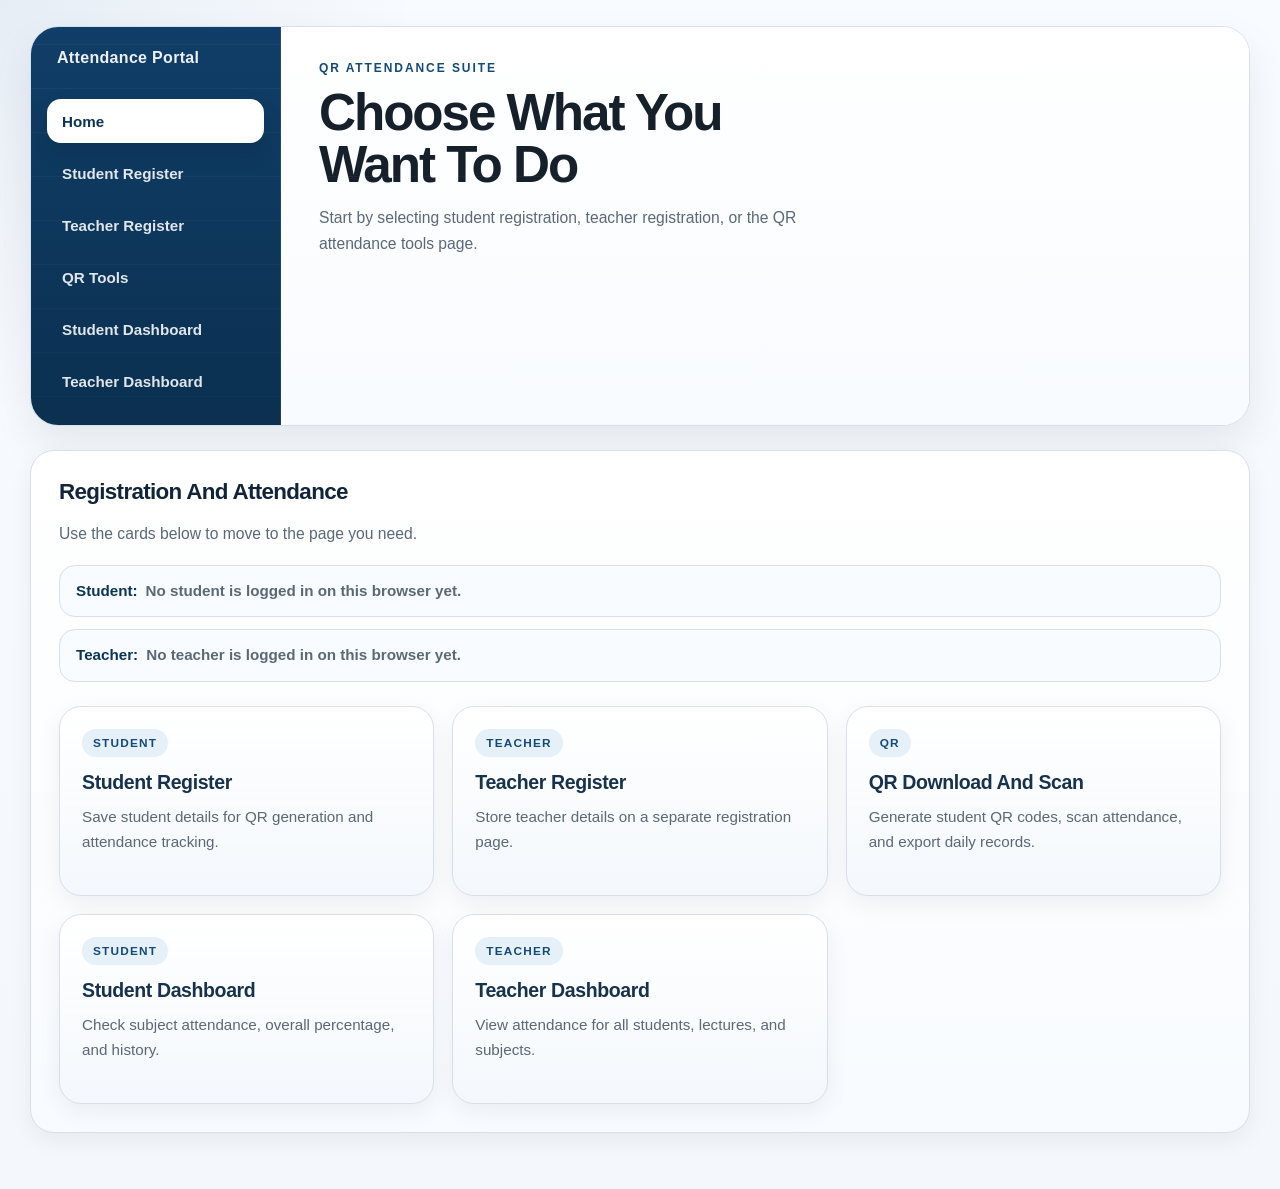
<file: index.html>
<!doctype html>
<html lang="en">
  <head>
    <meta charset="UTF-8" />
    <meta name="viewport" content="width=device-width, initial-scale=1.0" />
    <title>Attendance Portal</title>
    <link rel="stylesheet" href="style.css" />
  </head>
  <body data-page="home">
    <main class="page-shell">
      <section class="hero">
        <div>
          <p class="eyebrow">QR Attendance Suite</p>
          <h1>Choose What You Want To Do</h1>
          <p class="hero-copy">
            Start by selecting student registration, teacher registration, or
            the QR attendance tools page.
          </p>
        </div>
        <nav class="top-nav" aria-label="Main navigation">
          <a class="nav-link active" href="index.html">Home</a>
          <a class="nav-link" href="student-register.html">Student Register</a>
          <a class="nav-link" href="teacher-register.html">Teacher Register</a>
          <a class="nav-link" href="attendance.html">QR Tools</a>
          <a class="nav-link" href="student-dashboard.html">Student Dashboard</a>
          <a class="nav-link" href="teacher-dashboard.html">Teacher Dashboard</a>
        </nav>
      </section>

      <section class="section">
        <h2>Registration And Attendance</h2>
        <p class="section-copy">
          Use the cards below to move to the page you need.
        </p>
        <div class="session-overview">
          <div class="session-pill">
            <strong>Student:</strong>
            <span id="homeStudentStatus">Checking student session...</span>
          </div>
          <div class="session-pill">
            <strong>Teacher:</strong>
            <span id="homeTeacherStatus">Checking teacher session...</span>
          </div>
        </div>

        <div class="choice-grid">
          <a class="choice-card" href="student-register.html">
            <span class="choice-label">Student</span>
            <h3>Student Register</h3>
            <p>
              Save student details for QR generation and attendance tracking.
            </p>
          </a>

          <a class="choice-card" href="teacher-register.html">
            <span class="choice-label">Teacher</span>
            <h3>Teacher Register</h3>
            <p>Store teacher details on a separate registration page.</p>
          </a>

          <a class="choice-card" href="attendance.html">
            <span class="choice-label">QR</span>
            <h3>QR Download And Scan</h3>
            <p>
              Generate student QR codes, scan attendance, and export daily
              records.
            </p>
          </a>

          <a class="choice-card" href="student-dashboard.html">
            <span class="choice-label">Student</span>
            <h3>Student Dashboard</h3>
            <p>Check subject attendance, overall percentage, and history.</p>
          </a>

          <a class="choice-card" href="teacher-dashboard.html">
            <span class="choice-label">Teacher</span>
            <h3>Teacher Dashboard</h3>
            <p>View attendance for all students, lectures, and subjects.</p>
          </a>
        </div>
      </section>
    </main>
    <script src="script1.js"></script>
  </body>
</html>
</file>
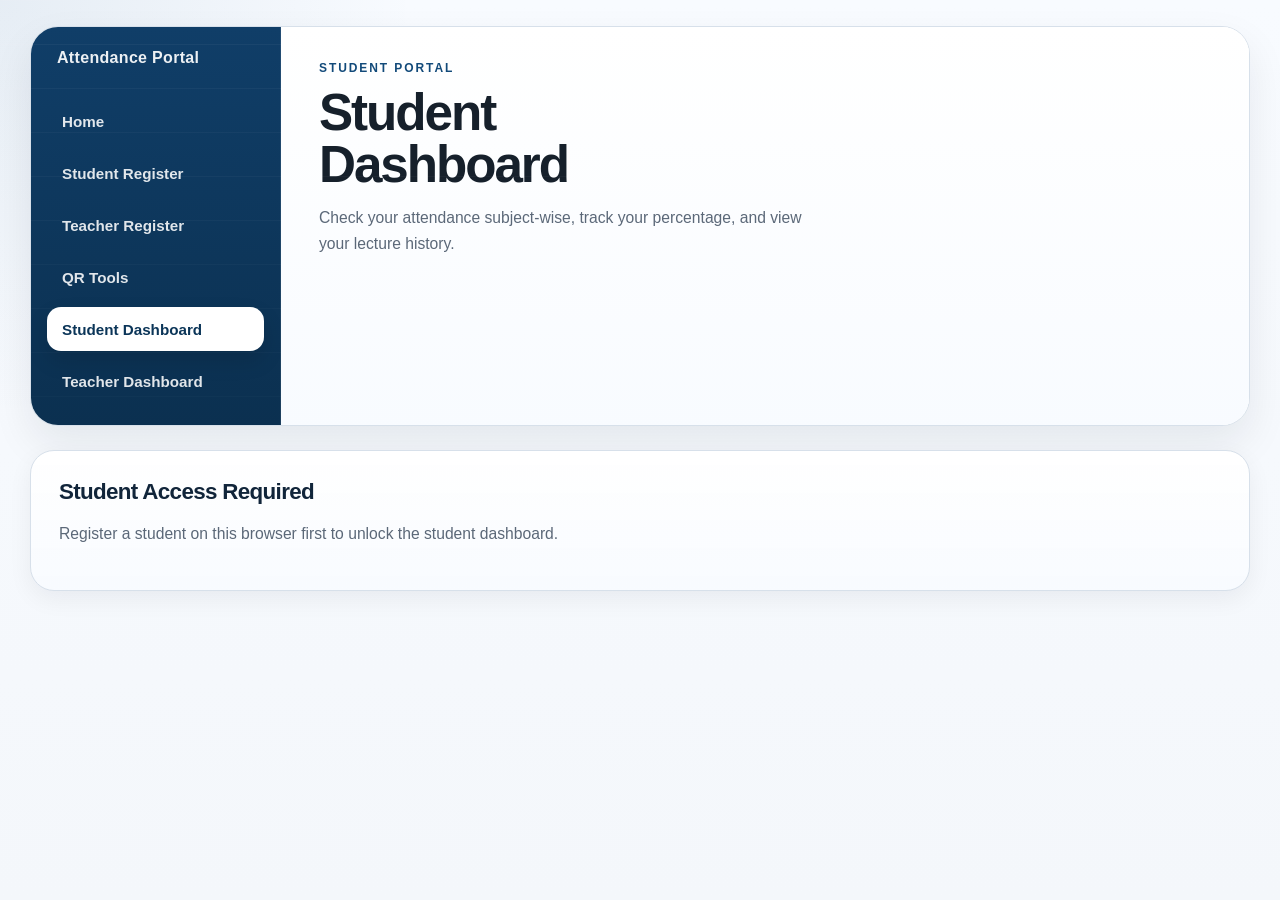
<file: student-dashboard.html>
<!doctype html>
<html lang="en">
  <head>
    <meta charset="UTF-8" />
    <meta name="viewport" content="width=device-width, initial-scale=1.0" />
    <title>Student Dashboard</title>
    <link rel="stylesheet" href="style.css" />
  </head>
  <body data-page="student-dashboard">
    <main class="page-shell">
      <section class="hero">
        <div>
          <p class="eyebrow">Student Portal</p>
          <h1>Student Dashboard</h1>
          <p class="hero-copy">
            Check your attendance subject-wise, track your percentage, and view
            your lecture history.
          </p>
        </div>
        <nav class="top-nav" aria-label="Main navigation">
          <a class="nav-link" href="index.html">Home</a>
          <a class="nav-link" href="student-register.html">Student Register</a>
          <a class="nav-link" href="teacher-register.html">Teacher Register</a>
          <a class="nav-link" href="attendance.html">QR Tools</a>
          <a class="nav-link active" href="student-dashboard.html">Student Dashboard</a>
          <a class="nav-link" href="teacher-dashboard.html">Teacher Dashboard</a>
        </nav>
      </section>

      <section id="studentDashboardAccessMessage" class="section">
        <h2>Student Access Required</h2>
        <p class="section-copy">
          Register a student on this browser first to unlock the student
          dashboard.
        </p>
      </section>

      <div id="studentDashboardContent" class="hidden">
        <section class="section">
          <div class="section-heading">
            <div>
              <h2>My Attendance</h2>
              <p class="section-copy">
                Logged in student:
                <span id="studentDashboardStudentName"></span>
              </p>
            </div>
          </div>

          <div class="stat-grid">
            <article class="stat-card">
              <p class="stat-label">Overall Attendance</p>
              <h3 id="studentOverallPercentage">0%</h3>
            </article>
            <article class="stat-card">
              <p class="stat-label">Present Classes</p>
              <h3 id="studentTotalPresent">0</h3>
            </article>
            <article class="stat-card">
              <p class="stat-label">Total Classes</p>
              <h3 id="studentTotalLectures">0</h3>
            </article>
          </div>
        </section>

        <section class="attendance-section">
          <h2>Subject-wise Attendance</h2>
          <table id="studentSubjectTable">
            <thead>
              <tr>
                <th>Subject</th>
                <th>Present</th>
                <th>Total</th>
                <th>Attendance %</th>
              </tr>
            </thead>
            <tbody></tbody>
          </table>
        </section>

        <section class="attendance-section">
          <h2>Attendance History</h2>
          <table id="studentHistoryTable">
            <thead>
              <tr>
                <th>Date</th>
                <th>Subject</th>
                <th>Branch</th>
                <th>Status</th>
              </tr>
            </thead>
            <tbody></tbody>
          </table>
        </section>
      </div>
    </main>

    <script src="script1.js"></script>
  </body>
</html>
</file>
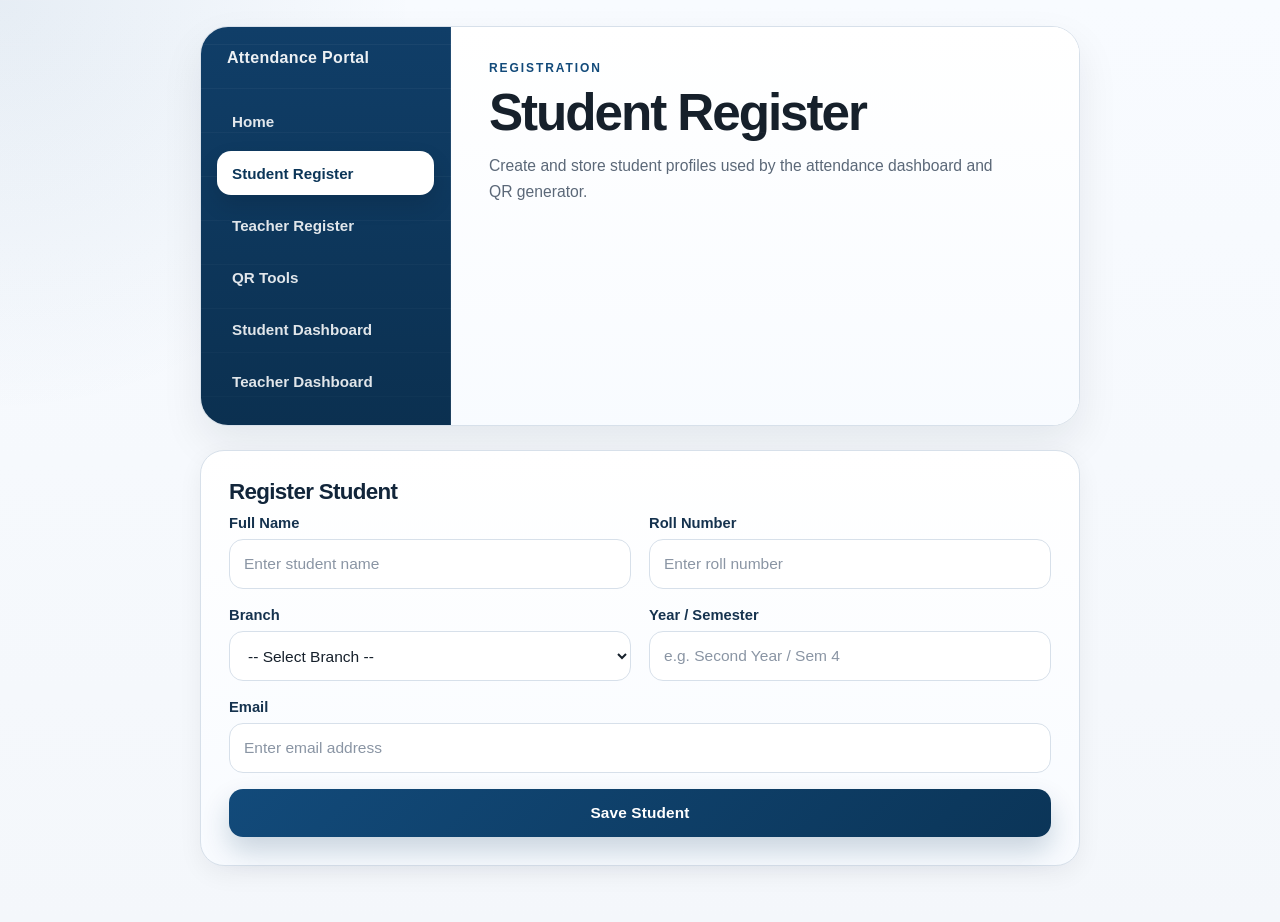
<file: student-register.html>
<!doctype html>
<html lang="en">
  <head>
    <meta charset="UTF-8" />
    <meta name="viewport" content="width=device-width, initial-scale=1.0" />
    <title>Student Registration</title>
    <link rel="stylesheet" href="style.css" />
  </head>
  <body data-page="student-register">
    <main class="page-shell single-card">
      <section class="hero">
        <div>
          <p class="eyebrow">Registration</p>
          <h1>Student Register</h1>
          <p class="hero-copy">
            Create and store student profiles used by the attendance dashboard
            and QR generator.
          </p>
        </div>
        <nav class="top-nav" aria-label="Main navigation">
          <a class="nav-link" href="index.html">Home</a>
          <a class="nav-link active" href="student-register.html"
            >Student Register</a
          >
          <a class="nav-link" href="teacher-register.html">Teacher Register</a>
          <a class="nav-link" href="attendance.html">QR Tools</a>
          <a class="nav-link" href="student-dashboard.html">Student Dashboard</a>
          <a class="nav-link" href="teacher-dashboard.html">Teacher Dashboard</a>
        </nav>
      </section>

      <section class="section">
        <h2>Register Student</h2>
        <form id="studentRegisterForm">
          <div class="form-grid">
            <div>
              <label for="studentName">Full Name</label>
              <input
                id="studentName"
                type="text"
                placeholder="Enter student name"
                required
              />
            </div>
            <div>
              <label for="studentRoll">Roll Number</label>
              <input
                id="studentRoll"
                type="text"
                placeholder="Enter roll number"
                required
              />
            </div>
            <div>
              <label for="studentBranch">Branch</label>
              <select id="studentBranch" required>
                <option value="">-- Select Branch --</option>
                <option value="CS">Computer Science (CS)</option>
                <option value="AIML">AI &amp; ML (AIML)</option>
                <option value="ECS">Electronics &amp; Comm. (ECS)</option>
                <option value="Mech">Mechanical (Mech)</option>
                <option value="DSE">Data Science (DSE)</option>
                <option value="Elect">Electrical (Elect)</option>
              </select>
            </div>
            <div>
              <label for="studentYear">Year / Semester</label>
              <input
                id="studentYear"
                type="text"
                placeholder="e.g. Second Year / Sem 4"
                required
              />
            </div>
            <div class="full-width">
              <label for="studentEmail">Email</label>
              <input
                id="studentEmail"
                type="email"
                placeholder="Enter email address"
                required
              />
            </div>
          </div>
          <button type="submit">Save Student</button>
        </form>
        <div id="studentSessionCard" class="session-card hidden">
          <p class="session-label">Student Session Active</p>
          <h3>You are logged in on this browser</h3>
          <p class="section-copy">
            This student stays signed in after registration and there is no
            logout action here.
          </p>
          <div id="studentSessionDetails" class="session-details"></div>
        </div>
        <div id="studentRegisterMessage" class="message hidden"></div>
      </section>
    </main>

    <script src="script1.js"></script>
  </body>
</html>
</file>
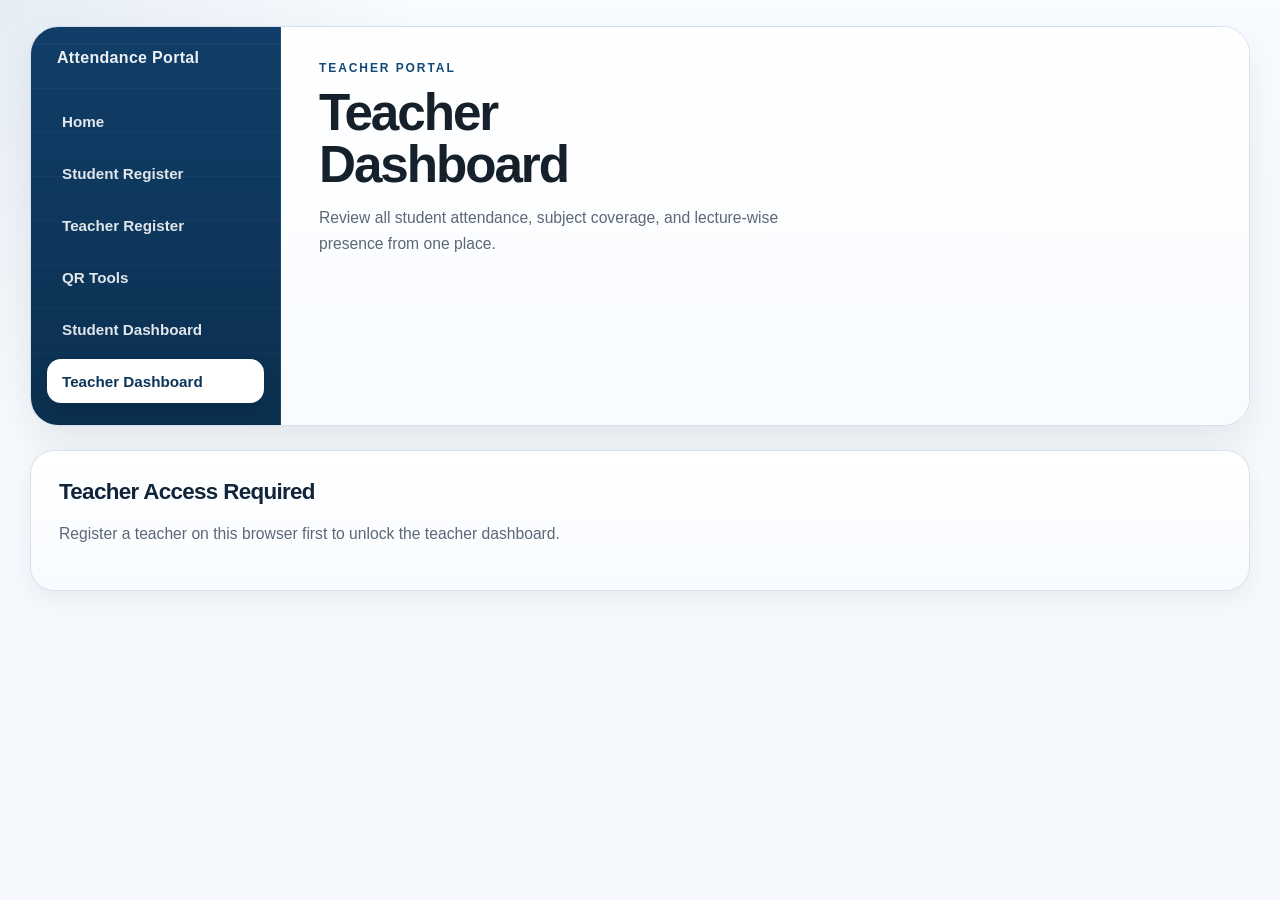
<file: teacher-dashboard.html>
<!doctype html>
<html lang="en">
  <head>
    <meta charset="UTF-8" />
    <meta name="viewport" content="width=device-width, initial-scale=1.0" />
    <title>Teacher Dashboard</title>
    <link rel="stylesheet" href="style.css" />
  </head>
  <body data-page="teacher-dashboard">
    <main class="page-shell">
      <section class="hero">
        <div>
          <p class="eyebrow">Teacher Portal</p>
          <h1>Teacher Dashboard</h1>
          <p class="hero-copy">
            Review all student attendance, subject coverage, and lecture-wise
            presence from one place.
          </p>
        </div>
        <nav class="top-nav" aria-label="Main navigation">
          <a class="nav-link" href="index.html">Home</a>
          <a class="nav-link" href="student-register.html">Student Register</a>
          <a class="nav-link" href="teacher-register.html">Teacher Register</a>
          <a class="nav-link" href="attendance.html">QR Tools</a>
          <a class="nav-link" href="student-dashboard.html">Student Dashboard</a>
          <a class="nav-link active" href="teacher-dashboard.html">Teacher Dashboard</a>
        </nav>
      </section>

      <section id="teacherDashboardAccessMessage" class="section">
        <h2>Teacher Access Required</h2>
        <p class="section-copy">
          Register a teacher on this browser first to unlock the teacher
          dashboard.
        </p>
      </section>

      <div id="teacherDashboardContent" class="hidden">
        <section class="section">
          <div class="section-heading">
            <div>
              <h2>Attendance Overview</h2>
              <p class="section-copy">
                Logged in teacher:
                <span id="teacherDashboardTeacherName"></span>
              </p>
            </div>
          </div>

          <div class="stat-grid">
            <article class="stat-card">
              <p class="stat-label">Students</p>
              <h3 id="teacherTotalStudents">0</h3>
            </article>
            <article class="stat-card">
              <p class="stat-label">Lectures</p>
              <h3 id="teacherTotalLectures">0</h3>
            </article>
            <article class="stat-card">
              <p class="stat-label">Subjects</p>
              <h3 id="teacherTotalSubjects">0</h3>
            </article>
          </div>

          <div class="filter-grid">
            <div>
              <label for="teacherDashboardBranch">Branch</label>
              <select id="teacherDashboardBranch">
                <option value="">All Branches</option>
                <option value="CS">Computer Science (CS)</option>
                <option value="AIML">AI &amp; ML (AIML)</option>
                <option value="ECS">Electronics &amp; Comm. (ECS)</option>
                <option value="Mech">Mechanical (Mech)</option>
                <option value="DSE">Data Science (DSE)</option>
                <option value="Elect">Electrical (Elect)</option>
              </select>
            </div>
            <div>
              <label for="teacherDashboardSubject">Subject</label>
              <select id="teacherDashboardSubject">
                <option value="">All Subjects</option>
              </select>
            </div>
          </div>
        </section>

        <section class="attendance-section">
          <h2>Student Attendance Summary</h2>
          <table id="teacherAttendanceTable">
            <thead>
              <tr>
                <th>Roll Number</th>
                <th>Name</th>
                <th>Branch</th>
                <th>Present</th>
                <th>Total</th>
                <th>Attendance %</th>
              </tr>
            </thead>
            <tbody></tbody>
          </table>
        </section>

        <section class="attendance-section">
          <h2>Lecture History</h2>
          <table id="teacherLectureTable">
            <thead>
              <tr>
                <th>Date</th>
                <th>Branch</th>
                <th>Subject</th>
                <th>Present</th>
                <th>Absent</th>
              </tr>
            </thead>
            <tbody></tbody>
          </table>
        </section>
      </div>
    </main>

    <script src="script1.js"></script>
  </body>
</html>
</file>
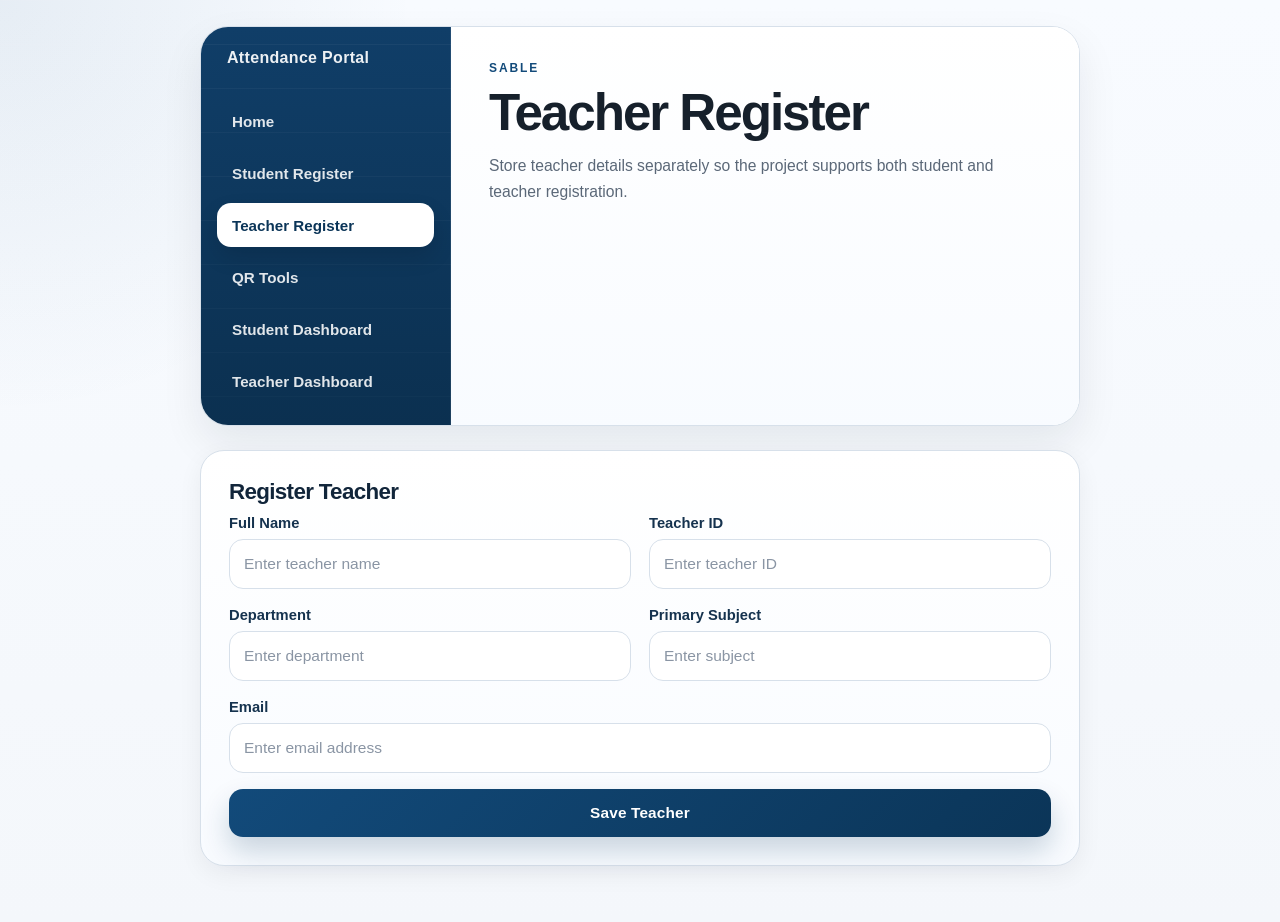
<file: teacher-register.html>
<!doctype html>
<html lang="en">
  <head>
    <meta charset="UTF-8" />
    <meta name="viewport" content="width=device-width, initial-scale=1.0" />
    <title>Teacher Registration</title>
    <link rel="stylesheet" href="style.css" />
  </head>
  <body data-page="teacher-register">
    <main class="page-shell single-card">
      <section class="hero">
        <div>
          <p class="eyebrow">Sable</p>
          <h1>Teacher Register</h1>
          <p class="hero-copy">
            Store teacher details separately so the project supports both
            student and teacher registration.
          </p>
        </div>
        <nav class="top-nav" aria-label="Main navigation">
          <a class="nav-link" href="index.html">Home</a>
          <a class="nav-link" href="student-register.html">Student Register</a>
          <a class="nav-link active" href="teacher-register.html"
            >Teacher Register</a
          >
          <a class="nav-link" href="attendance.html">QR Tools</a>
          <a class="nav-link" href="student-dashboard.html">Student Dashboard</a>
          <a class="nav-link" href="teacher-dashboard.html">Teacher Dashboard</a>
        </nav>
      </section>

      <section class="section">
        <h2>Register Teacher</h2>
        <form id="teacherRegisterForm">
          <div class="form-grid">
            <div>
              <label for="teacherName">Full Name</label>
              <input
                id="teacherName"
                type="text"
                placeholder="Enter teacher name"
                required
              />
            </div>
            <div>
              <label for="teacherId">Teacher ID</label>
              <input
                id="teacherId"
                type="text"
                placeholder="Enter teacher ID"
                required
              />
            </div>
            <div>
              <label for="teacherDepartment">Department</label>
              <input
                id="teacherDepartment"
                type="text"
                placeholder="Enter department"
                required
              />
            </div>
            <div>
              <label for="teacherSubject">Primary Subject</label>
              <input
                id="teacherSubject"
                type="text"
                placeholder="Enter subject"
                required
              />
            </div>
            <div class="full-width">
              <label for="teacherEmail">Email</label>
              <input
                id="teacherEmail"
                type="email"
                placeholder="Enter email address"
                required
              />
            </div>
          </div>
          <button type="submit">Save Teacher</button>
        </form>
        <div id="teacherSessionCard" class="session-card hidden">
          <p class="session-label">Teacher Session Active</p>
          <h3>You are logged in on this browser</h3>
          <p class="section-copy">
            This teacher stays signed in after registration and there is no
            logout action here.
          </p>
          <div id="teacherSessionDetails" class="session-details"></div>
        </div>
        <div id="teacherRegisterMessage" class="message hidden"></div>
      </section>
    </main>

    <script src="script1.js"></script>
  </body>
</html>
</file>
<file: style.css>
:root {
  --bg: #f4f7fb;
  --bg-accent: #e8eef8;
  --surface: #ffffff;
  --surface-soft: #f8fbff;
  --surface-muted: #f1f5f9;
  --text: #16202b;
  --text-soft: #5b6878;
  --line: #d7e0ea;
  --line-strong: #bfd0e0;
  --brand: #124a7a;
  --brand-strong: #0b3558;
  --brand-soft: #e6f0f8;
  --accent: #0f766e;
  --success: #1f7a46;
  --danger: #c2410c;
  --shadow-sm: 0 8px 24px rgba(15, 23, 42, 0.06);
  --shadow-md: 0 18px 42px rgba(15, 23, 42, 0.08);
  --radius-lg: 24px;
  --radius-md: 18px;
  --radius-sm: 12px;
}

* {
  box-sizing: border-box;
}

html {
  scroll-behavior: smooth;
}

body {
  margin: 0;
  min-height: 100vh;
  color: var(--text);
  font-family: "Segoe UI", Tahoma, sans-serif;
  background:
    radial-gradient(circle at top left, rgba(18, 74, 122, 0.08), transparent 26rem),
    linear-gradient(180deg, #f8fbff 0%, var(--bg) 100%);
}

body::before {
  content: "";
  position: fixed;
  inset: 0;
  pointer-events: none;
  background-image: linear-gradient(rgba(255, 255, 255, 0.35) 1px, transparent 1px);
  background-size: 100% 44px;
  opacity: 0.35;
  mask-image: linear-gradient(180deg, rgba(0, 0, 0, 0.38), transparent 85%);
}

.page-shell {
  width: min(1220px, calc(100% - 32px));
  margin: 0 auto;
  padding: 26px 0 56px;
}

.hero {
  display: grid;
  grid-template-columns: 250px minmax(0, 1fr);
  gap: 0;
  margin-bottom: 24px;
  background: var(--surface);
  border: 1px solid var(--line);
  border-radius: 28px;
  box-shadow: var(--shadow-md);
  overflow: hidden;
}

.hero > div:first-child {
  order: 2;
  padding: 34px 38px;
  background:
    linear-gradient(180deg, rgba(255, 255, 255, 0.96), rgba(248, 251, 255, 0.98)),
    var(--surface);
}

.eyebrow {
  margin: 0 0 12px;
  color: var(--brand);
  font-size: 0.75rem;
  font-weight: 800;
  letter-spacing: 0.16em;
  text-transform: uppercase;
}

h1,
h2,
h3,
label,
button,
.nav-link,
.choice-label,
th,
input,
select,
.hero-copy,
.section-copy,
.message,
.empty-state,
td {
  font-family: "Segoe UI", Tahoma, sans-serif;
}

h1 {
  margin: 0;
  max-width: 15ch;
  font-size: clamp(2.15rem, 4vw, 3.6rem);
  line-height: 1.02;
  letter-spacing: -0.04em;
}

h2 {
  margin: 0 0 10px;
  color: #11253a;
  font-size: 1.4rem;
  letter-spacing: -0.03em;
}

h3 {
  margin: 0;
  color: #17324c;
  font-size: 1.22rem;
  letter-spacing: -0.02em;
}

.hero-copy,
.section-copy,
.empty-state {
  color: var(--text-soft);
  font-size: 0.98rem;
  line-height: 1.65;
}

.hero-copy {
  max-width: 58ch;
  margin: 14px 0 0;
}

.top-nav {
  order: 1;
  display: flex;
  flex-direction: column;
  gap: 8px;
  padding: 22px 16px;
  background:
    linear-gradient(180deg, #103e68 0%, #0b3050 100%);
  border-right: 1px solid rgba(255, 255, 255, 0.08);
}

.top-nav::before {
  content: "Attendance Portal";
  margin-bottom: 10px;
  padding: 0 10px 14px;
  color: rgba(255, 255, 255, 0.92);
  font-size: 1rem;
  font-weight: 800;
  letter-spacing: 0.02em;
}

.nav-link {
  display: flex;
  align-items: center;
  min-height: 44px;
  padding: 11px 14px;
  border: 1px solid transparent;
  border-radius: 14px;
  color: rgba(255, 255, 255, 0.88);
  background: transparent;
  text-decoration: none;
  font-size: 0.95rem;
  font-weight: 600;
  transition:
    background 0.18s ease,
    color 0.18s ease,
    border-color 0.18s ease,
    transform 0.18s ease;
}

.nav-link:hover {
  color: #fff;
  background: rgba(255, 255, 255, 0.08);
  border-color: rgba(255, 255, 255, 0.1);
  transform: translateX(2px);
}

.nav-link.active {
  color: var(--brand-strong);
  background: #ffffff;
  border-color: rgba(255, 255, 255, 0.4);
  box-shadow: 0 10px 22px rgba(0, 0, 0, 0.12);
}

.container {
  display: grid;
  grid-template-columns: minmax(0, 0.92fr) minmax(0, 1.08fr);
  gap: 22px;
  margin-bottom: 22px;
}

.choice-grid {
  display: grid;
  grid-template-columns: repeat(3, minmax(0, 1fr));
  gap: 18px;
  margin-top: 24px;
}

.choice-card {
  display: block;
  min-height: 190px;
  padding: 22px;
  border: 1px solid var(--line);
  border-radius: 22px;
  color: var(--text);
  text-decoration: none;
  background:
    linear-gradient(180deg, rgba(255, 255, 255, 0.9), rgba(244, 248, 252, 0.98)),
    var(--surface);
  box-shadow: var(--shadow-sm);
  transition:
    transform 0.22s ease,
    box-shadow 0.22s ease,
    border-color 0.22s ease;
}

.choice-card:hover {
  transform: translateY(-4px);
  border-color: var(--line-strong);
  box-shadow: 0 20px 36px rgba(15, 23, 42, 0.1);
}

.choice-card h3 {
  margin: 14px 0 10px;
}

.choice-card p {
  margin: 0;
  color: var(--text-soft);
  font-size: 0.95rem;
  line-height: 1.65;
}

.choice-label {
  display: inline-flex;
  align-items: center;
  padding: 7px 11px;
  border-radius: 999px;
  background: var(--brand-soft);
  color: var(--brand);
  font-size: 0.74rem;
  font-weight: 800;
  letter-spacing: 0.1em;
  text-transform: uppercase;
}

.single-card {
  max-width: 880px;
}

.section,
.attendance-section {
  padding: 28px;
  border: 1px solid var(--line);
  border-radius: 24px;
  background:
    linear-gradient(180deg, rgba(255, 255, 255, 0.96), rgba(248, 251, 255, 0.98)),
    var(--surface);
  box-shadow: var(--shadow-sm);
}

.attendance-section + .attendance-section,
.section + .attendance-section,
.attendance-section + .section {
  margin-top: 22px;
}

.section-heading {
  display: flex;
  justify-content: space-between;
  gap: 18px;
  align-items: center;
}

.form-grid {
  display: grid;
  grid-template-columns: repeat(2, minmax(0, 1fr));
  gap: 18px;
}

.form-grid .full-width {
  grid-column: 1 / -1;
}

label {
  display: block;
  margin-bottom: 8px;
  color: #15324e;
  font-size: 0.92rem;
  font-weight: 700;
}

input,
select {
  width: 100%;
  min-height: 50px;
  padding: 13px 14px;
  border: 1px solid var(--line);
  border-radius: 14px;
  background: #fff;
  color: var(--text);
  font-size: 0.97rem;
  transition:
    border-color 0.18s ease,
    box-shadow 0.18s ease,
    background 0.18s ease;
}

input::placeholder {
  color: #8a95a4;
}

input:focus,
select:focus {
  outline: none;
  border-color: rgba(18, 74, 122, 0.55);
  box-shadow: 0 0 0 4px rgba(18, 74, 122, 0.1);
}

button {
  width: 100%;
  min-height: 48px;
  margin-top: 16px;
  padding: 12px 18px;
  border: 0;
  border-radius: 14px;
  background: linear-gradient(135deg, var(--brand), var(--brand-strong));
  color: #fff;
  font-size: 0.96rem;
  font-weight: 800;
  letter-spacing: 0.01em;
  cursor: pointer;
  box-shadow: 0 14px 28px rgba(11, 53, 88, 0.2);
  transition:
    transform 0.16s ease,
    box-shadow 0.16s ease,
    opacity 0.2s ease,
    filter 0.16s ease;
}

button:hover {
  transform: translateY(-1px);
  filter: brightness(1.03);
}

button:disabled {
  opacity: 0.65;
  cursor: not-allowed;
  box-shadow: none;
}

.delete-btn {
  width: auto;
  min-height: 36px;
  margin: 0;
  padding: 8px 12px;
  border-radius: 10px;
  background: linear-gradient(135deg, #d9480f, #b9380c);
  box-shadow: none;
}

#exportToSheetBtn {
  background: linear-gradient(135deg, #166534, #14532d);
}

#sortContainer button {
  width: auto;
  min-height: 40px;
  margin: 0;
  padding: 10px 14px;
  border-radius: 12px;
  background: linear-gradient(135deg, #475569, #334155);
  box-shadow: none;
}

.hidden {
  display: none;
}

.qr-panel {
  margin-top: 20px;
  padding: 20px;
  border: 1px dashed var(--line-strong);
  border-radius: 18px;
  background: var(--surface-soft);
  text-align: center;
}

.user-info {
  margin-bottom: 14px;
  color: var(--text-soft);
  line-height: 1.72;
}

#qrcode {
  display: flex;
  justify-content: center;
  min-height: 180px;
  margin: 18px 0;
}

#qrcode img,
#qrcode canvas {
  padding: 10px;
  border: 1px solid var(--line);
  border-radius: 14px;
  background: #fff;
}

.reader {
  min-height: 260px;
  margin-top: 16px;
  padding: 10px;
  border: 1px solid var(--line);
  border-radius: 18px;
  background: var(--surface-soft);
  overflow: hidden;
}

.message {
  margin-top: 16px;
  padding: 14px 16px;
  border-radius: 14px;
  font-weight: 700;
}

.message.success {
  color: #0f5132;
  background: #ddf4e6;
  border: 1px solid #a7d8b8;
}

.message.error {
  color: #8a2d0a;
  background: #fde7dd;
  border: 1px solid #f3bea8;
}

.session-card {
  margin-top: 16px;
  padding: 22px;
  border: 1px solid #c7d7e7;
  border-radius: 18px;
  background: linear-gradient(180deg, #f7fbff, #eef5fb);
}

.session-label {
  margin: 0 0 8px;
  color: var(--brand);
  font-size: 0.76rem;
  font-weight: 800;
  letter-spacing: 0.14em;
  text-transform: uppercase;
}

.session-details {
  margin-top: 14px;
  color: var(--text-soft);
  line-height: 1.75;
}

.session-overview {
  display: grid;
  gap: 12px;
  margin-top: 18px;
}

.session-pill {
  display: flex;
  flex-wrap: wrap;
  gap: 8px;
  align-items: center;
  padding: 14px 16px;
  border: 1px solid var(--line);
  border-radius: 16px;
  background: var(--surface-soft);
  color: var(--text-soft);
  font-size: 0.95rem;
  font-weight: 600;
  line-height: 1.5;
}

.session-pill strong {
  color: var(--brand-strong);
}

.table-note {
  color: var(--text-soft);
  font-size: 0.84rem;
  font-weight: 700;
}

.stat-grid {
  display: grid;
  grid-template-columns: repeat(3, minmax(0, 1fr));
  gap: 16px;
  margin-top: 20px;
}

.stat-card {
  padding: 22px;
  border: 1px solid var(--line);
  border-radius: 20px;
  background:
    linear-gradient(180deg, rgba(255, 255, 255, 0.98), rgba(242, 247, 252, 0.98)),
    var(--surface);
  box-shadow: var(--shadow-sm);
}

.stat-label {
  margin: 0 0 10px;
  color: var(--text-soft);
  font-size: 0.77rem;
  font-weight: 800;
  letter-spacing: 0.12em;
  text-transform: uppercase;
}

.stat-card h3 {
  margin: 0;
  font-size: clamp(1.8rem, 4vw, 2.5rem);
}

.filter-grid {
  display: grid;
  grid-template-columns: repeat(2, minmax(0, 1fr));
  gap: 16px;
  margin-top: 20px;
}

.export-grid {
  display: grid;
  grid-template-columns: repeat(auto-fit, minmax(230px, 1fr));
  gap: 16px;
  margin-top: 20px;
}

.export-card {
  padding: 20px;
  border: 1px solid var(--line);
  border-radius: 18px;
  background: linear-gradient(180deg, #ffffff, #f5f9fd);
  box-shadow: var(--shadow-sm);
}

.export-card-label {
  margin: 0 0 10px;
  color: var(--brand);
  font-size: 0.76rem;
  font-weight: 800;
  letter-spacing: 0.14em;
  text-transform: uppercase;
}

.export-card h3 {
  margin: 0 0 8px;
}

.export-actions {
  display: flex;
  gap: 10px;
  margin-top: 16px;
}

.secondary-btn {
  margin-top: 0;
  min-height: 42px;
  background: linear-gradient(135deg, #667085, #475467);
  box-shadow: none;
}

table {
  width: 100%;
  margin-top: 20px;
  border-collapse: collapse;
  overflow: hidden;
  border: 1px solid var(--line);
  border-radius: 16px;
  background: #fff;
}

th,
td {
  padding: 15px 12px;
  text-align: left;
  border-bottom: 1px solid #e6edf5;
}

th {
  color: #17324c;
  background: #edf4fb;
  font-size: 0.78rem;
  font-weight: 800;
  letter-spacing: 0.1em;
  text-transform: uppercase;
}

tbody tr {
  background: #fff;
}

tbody tr:nth-child(even) {
  background: #fbfdff;
}

tbody tr:hover {
  background: #f2f7fc;
}

@media (max-width: 1024px) {
  .hero {
    grid-template-columns: 220px minmax(0, 1fr);
  }

  .choice-grid {
    grid-template-columns: repeat(2, minmax(0, 1fr));
  }
}

@media (max-width: 900px) {
  .hero,
  .container,
  .choice-grid,
  .form-grid,
  .section-heading,
  .stat-grid,
  .filter-grid {
    grid-template-columns: 1fr;
    flex-direction: column;
  }

  .hero {
    border-radius: 22px;
  }

  .hero > div:first-child {
    padding: 22px;
  }

  .top-nav {
    flex-direction: row;
    flex-wrap: wrap;
    gap: 8px;
    padding: 16px;
    border-right: 0;
  }

  .top-nav::before {
    width: 100%;
    margin-bottom: 0;
    padding: 0 2px 8px;
  }

  .nav-link {
    min-height: 40px;
    border: 1px solid rgba(255, 255, 255, 0.14);
    background: rgba(255, 255, 255, 0.06);
  }

  .nav-link.active {
    color: var(--brand-strong);
    background: #fff;
  }

  h1 {
    max-width: none;
  }
}

@media (max-width: 720px) {
  .page-shell {
    width: min(100% - 20px, 1220px);
    padding-top: 16px;
  }

  .hero,
  .section,
  .attendance-section,
  .choice-card,
  .stat-card,
  .export-card {
    border-radius: 18px;
  }

  .hero > div:first-child,
  .section,
  .attendance-section {
    padding: 20px;
  }

  .nav-link {
    width: 100%;
    justify-content: center;
  }

  .export-actions {
    flex-direction: column;
  }

  table {
    display: block;
    overflow-x: auto;
    white-space: nowrap;
  }
}
</file>
